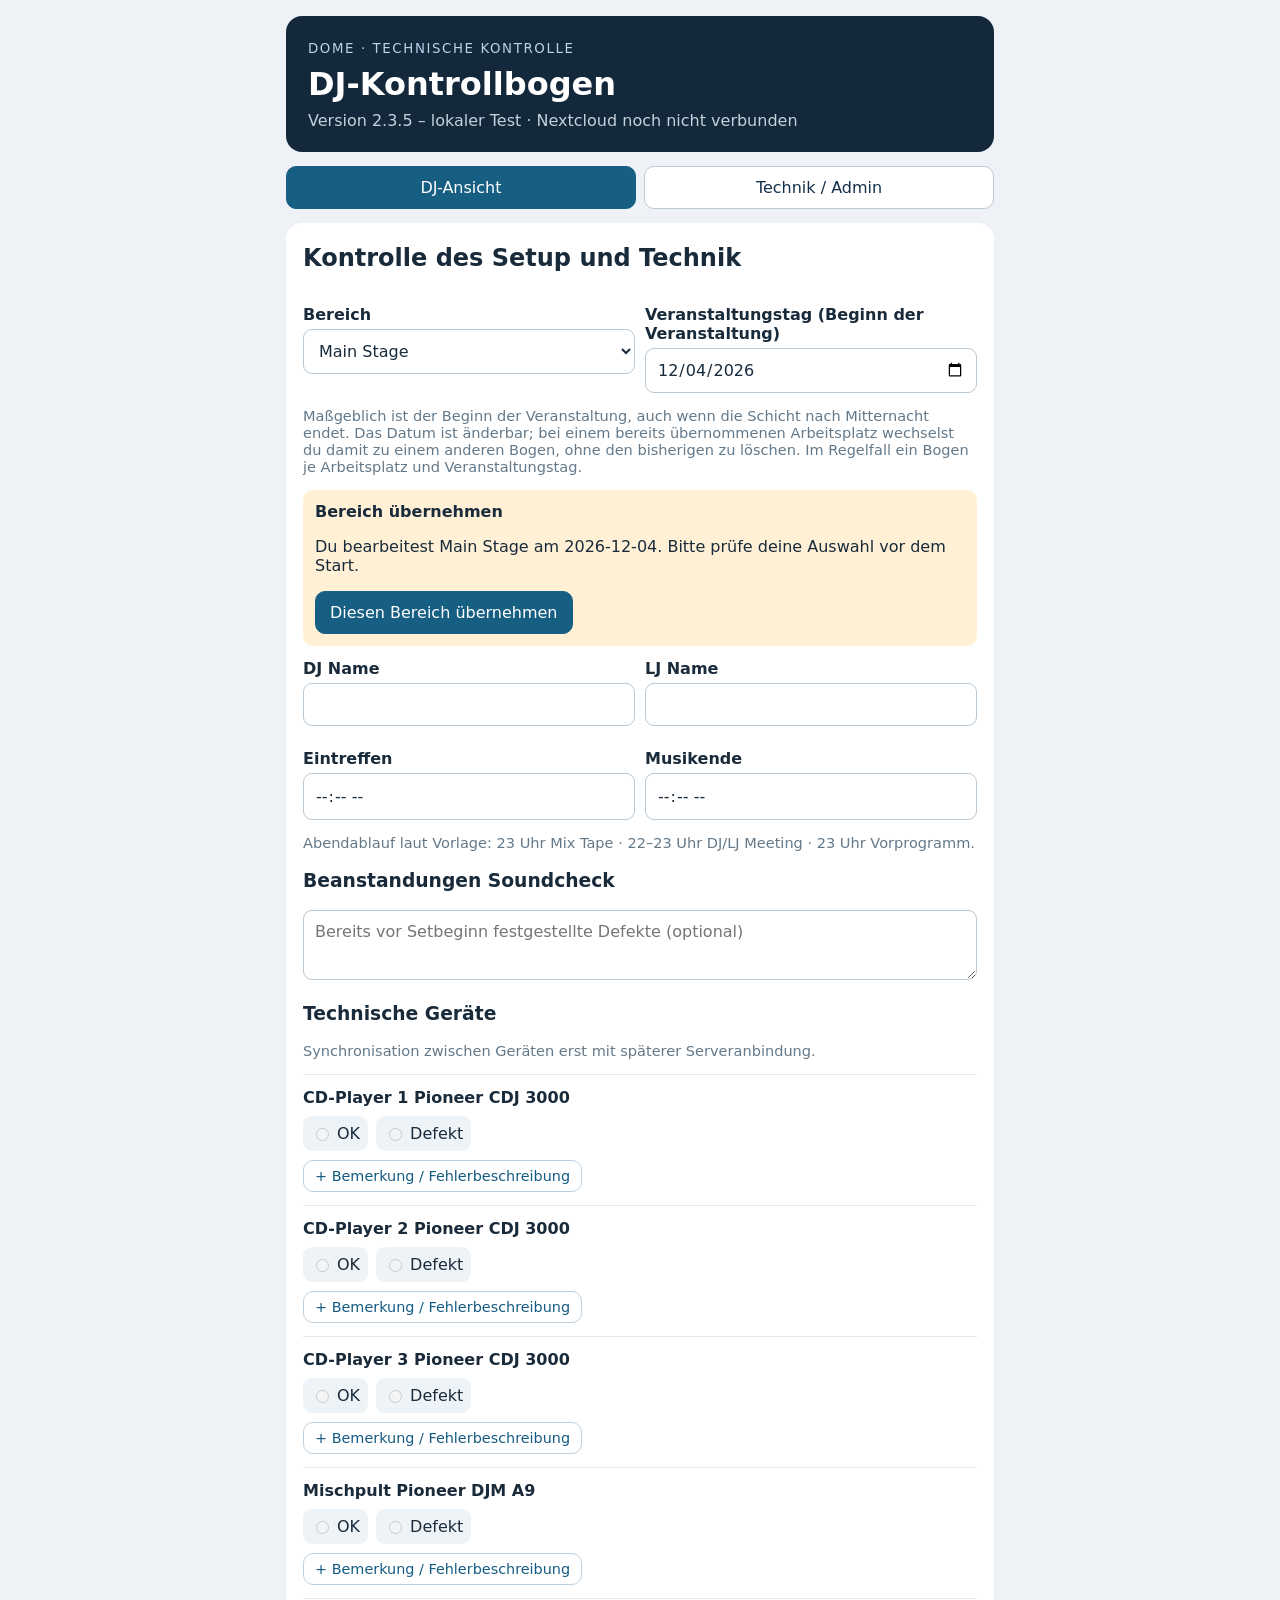
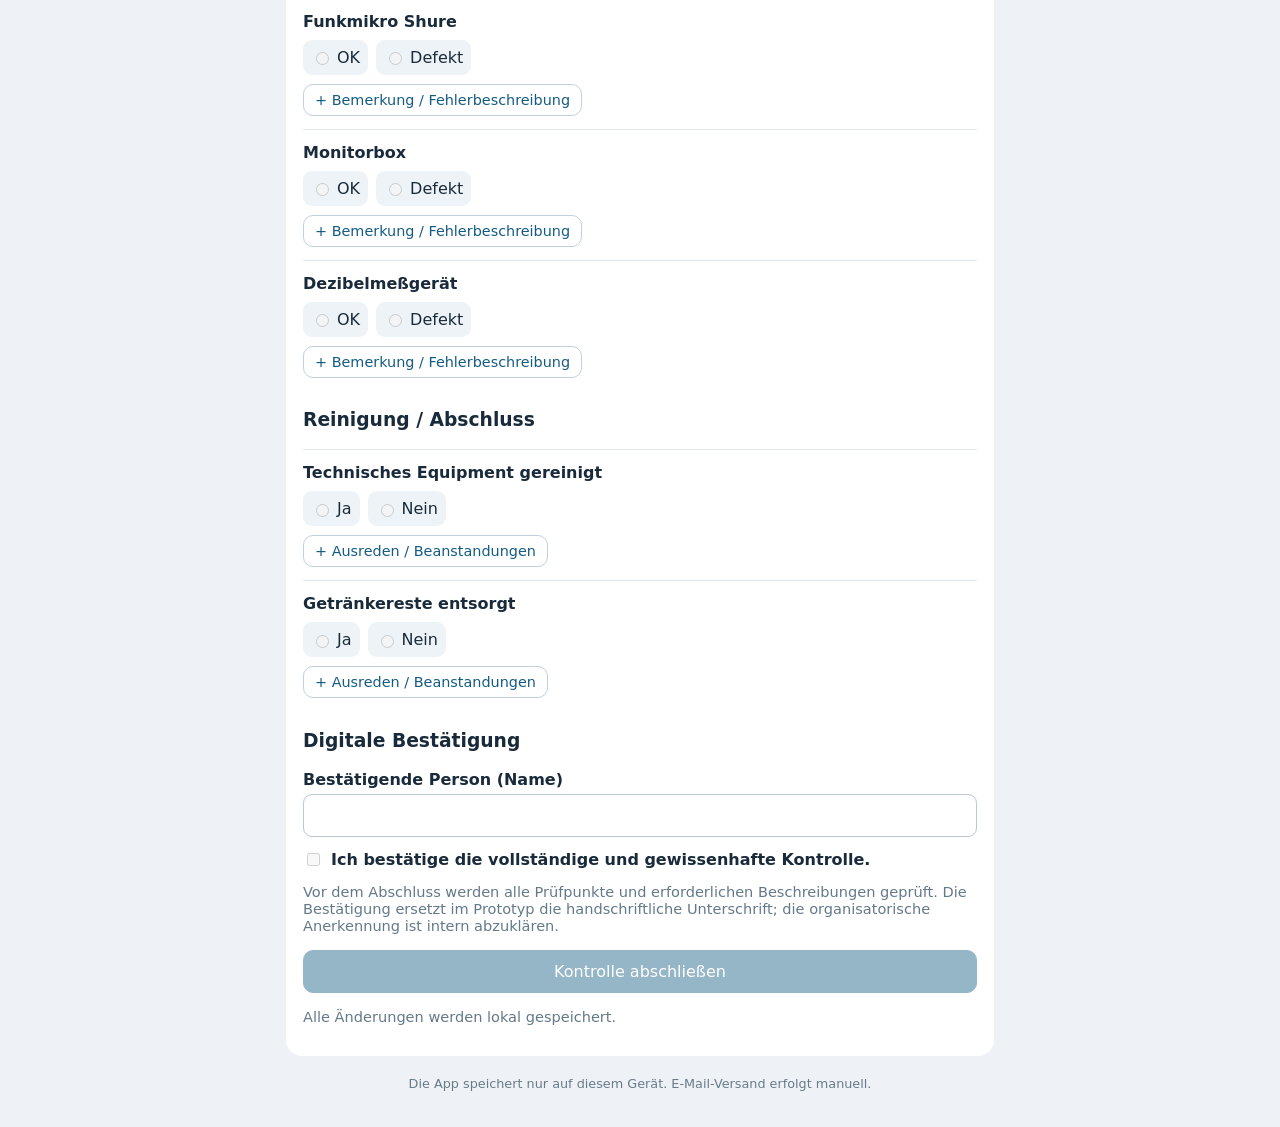
<file: index.html>
<!doctype html><html lang="de"><head><meta charset="utf-8"><meta name="viewport" content="width=device-width,initial-scale=1"><meta name="theme-color" content="#13283b"><link rel="manifest" href="manifest.webmanifest"><link rel="stylesheet" href="style.css"><title>Dome · DJ-Kontrolle</title></head><body><main><header><small>DOME · TECHNISCHE KONTROLLE</small><h1>DJ-Kontrollbogen</h1><p>Version 2.3.5 – lokaler Test · Nextcloud noch nicht verbunden</p></header><div class="mode-switch"><button id="modeDj" class="active">DJ-Ansicht</button><button id="modeTech">Technik / Admin</button></div><nav><button data-tab="check" class="active">Kontrolle</button><button data-tab="archive">Archiv</button><button data-tab="settings">Einstellungen</button><button data-tab="admin">Admin (Test)</button></nav><section id="check"></section><section id="archive" hidden></section><section id="settings" hidden></section><section id="admin" hidden></section><footer>Die App speichert nur auf diesem Gerät. E-Mail-Versand erfolgt manuell.</footer></main><script src="app.js" defer></script></body></html>
</file>
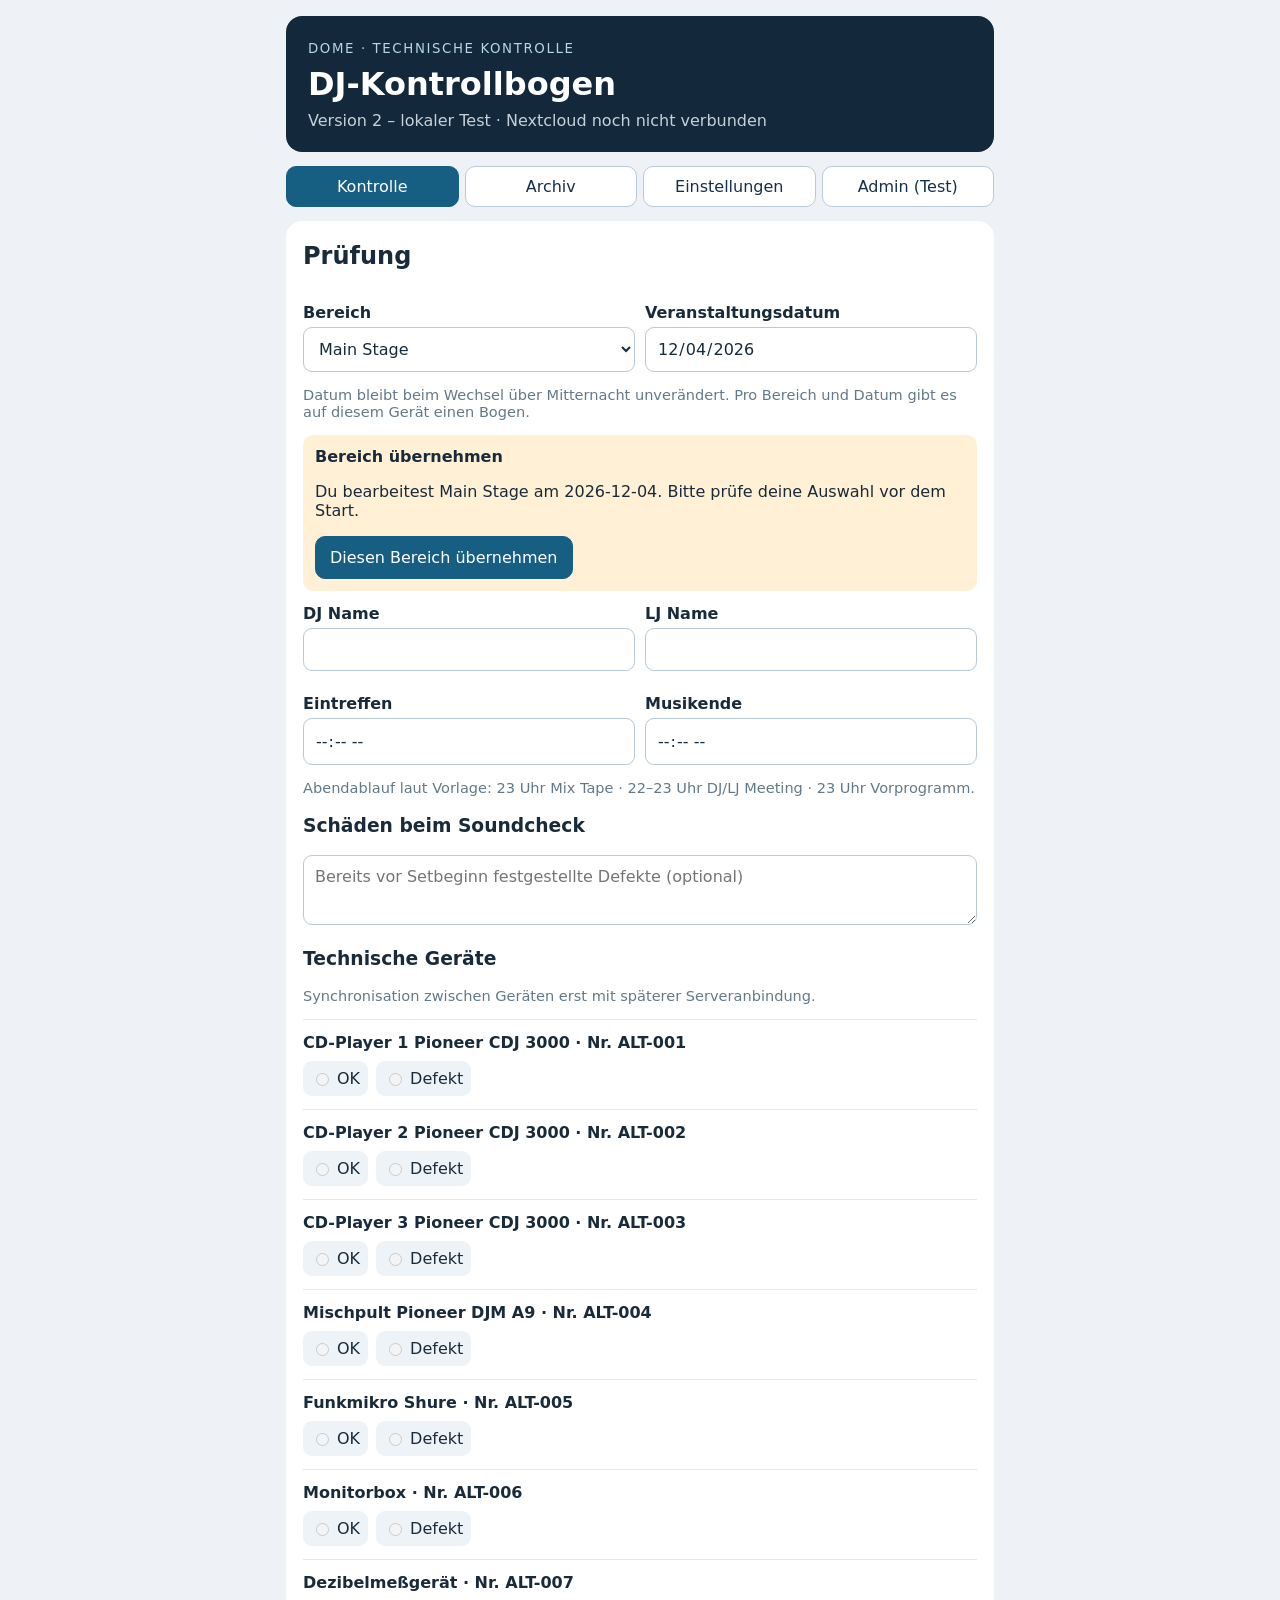
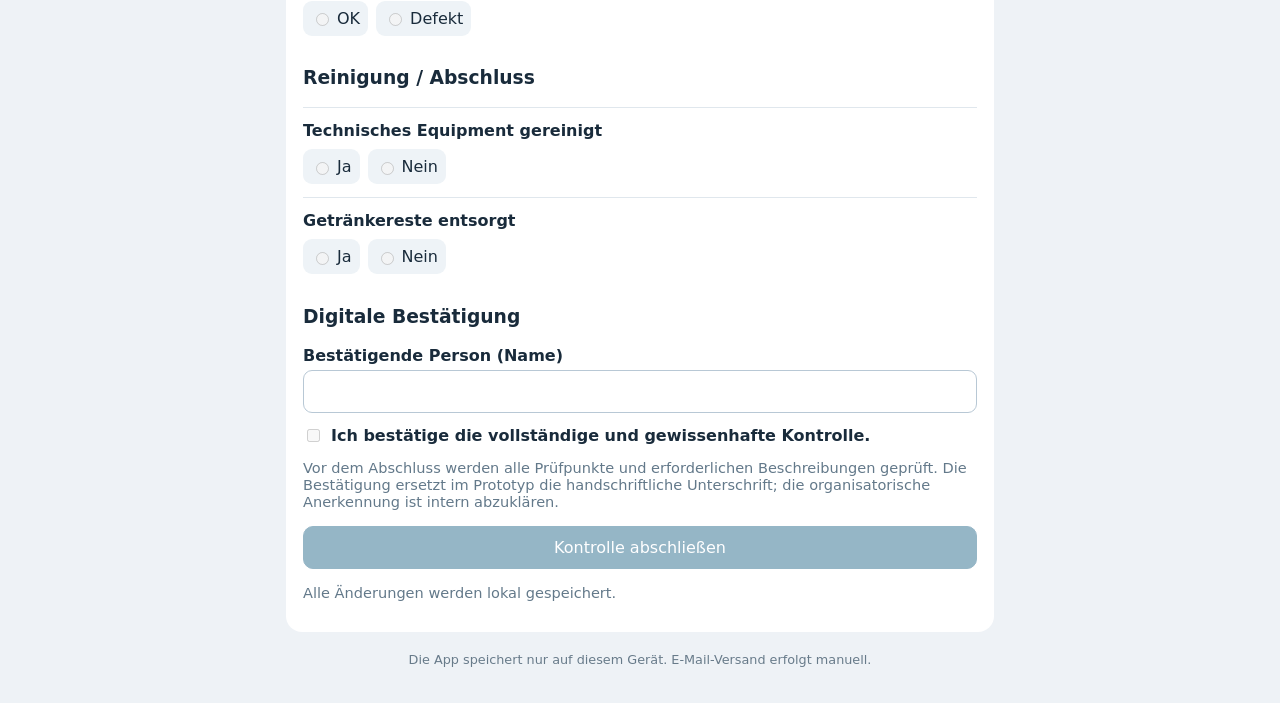
<file: dome-pruefapp2/index.html>
<!doctype html><html lang="de"><head><meta charset="utf-8"><meta name="viewport" content="width=device-width,initial-scale=1"><meta name="theme-color" content="#13283b"><link rel="manifest" href="manifest.webmanifest"><link rel="stylesheet" href="style.css"><title>Dome · DJ-Kontrolle</title></head><body><main><header><small>DOME · TECHNISCHE KONTROLLE</small><h1>DJ-Kontrollbogen</h1><p>Version 2 – lokaler Test · Nextcloud noch nicht verbunden</p></header><nav><button data-tab="check" class="active">Kontrolle</button><button data-tab="archive">Archiv</button><button data-tab="settings">Einstellungen</button><button data-tab="admin">Admin (Test)</button></nav><section id="check"></section><section id="archive" hidden></section><section id="settings" hidden></section><section id="admin" hidden></section><footer>Die App speichert nur auf diesem Gerät. E-Mail-Versand erfolgt manuell.</footer></main><script src="app.js" defer></script></body></html>
</file>
<file: style.css>
:root{font-family:system-ui,-apple-system,Segoe UI,sans-serif;color:#192b3b;background:#eef2f6}*{box-sizing:border-box}body{margin:0}main{max-width:740px;margin:auto;padding:16px}header{background:#13283b;color:white;padding:22px;border-radius:16px}header small{letter-spacing:.12em;color:#b6d5ea}h1{margin:8px 0}header p{color:#c5d1da;margin:0}nav{display:flex;gap:6px;margin:14px 0}button{font:inherit;cursor:pointer;border:1px solid #b9c9d5;background:white;color:#15304a;border-radius:10px;padding:11px 14px}nav button{flex:1;padding:10px 5px}button.active,button.primary{background:#175e83;color:white;border-color:#175e83}button:disabled{opacity:.45;cursor:not-allowed}section{background:white;border-radius:16px;padding:17px;margin-bottom:12px}label{display:block;font-weight:600;margin:13px 0 5px}input,select,textarea{width:100%;padding:11px;border:1px solid #b8c8d5;border-radius:9px;font:inherit;background:white;color:#172b3d}textarea{min-height:70px;resize:vertical}.grid{display:grid;grid-template-columns:1fr 1fr;gap:10px}.device{border-top:1px solid #e0e7ed;padding:13px 0}.device strong{display:block;margin-bottom:9px}.choices{display:flex;gap:8px;flex-wrap:wrap}.choices label{font-weight:400;margin:0;display:flex;align-items:center;gap:5px;background:#eef3f7;border-radius:9px;padding:8px}.choices input{width:auto}.muted{color:#63798a;font-size:.91rem}.warn{background:#fff0d6;padding:12px;border-radius:10px}.success{background:#e6f5ea;padding:12px;border-radius:10px}.actions{display:flex;gap:8px;flex-wrap:wrap;margin-top:16px}.actions button{flex:1}.item{border-bottom:1px solid #e0e7ed;padding:12px 0}.item:last-child{border:0}footer{font-size:.8rem;color:#687b8a;text-align:center;margin:20px}h2{margin-top:4px}@media(max-width:430px){.grid{grid-template-columns:1fr}}
details{margin-top:20px;border:1px solid #d7e1e9;border-radius:12px;padding:12px}details summary{cursor:pointer;padding:5px 0}details[open] summary{border-bottom:1px solid #d7e1e9;padding-bottom:12px;margin-bottom:12px}
.note-toggle{margin-top:9px;background:transparent;color:#145b83;border:1px solid #bfd1df;padding:7px 11px;font-size:.9rem}.note-wrap{margin-top:9px}.saved-note{white-space:pre-wrap;background:#f0f5f8;padding:9px;border-radius:7px} [hidden]{display:none!important}

.archive-issue{white-space:pre-wrap;overflow-wrap:anywhere;border-left:4px solid #c47b23;background:#fff3df;padding:10px;border-radius:4px}.item button{margin-top:5px}
.mode-switch{display:flex;gap:8px;margin:14px 0}.mode-switch button{flex:1}.archive-entry{margin-top:8px;padding:0;border:1px solid #d7e1e9;border-radius:10px}.archive-entry summary{padding:13px 10px;font-weight:650;overflow-wrap:anywhere}.archive-entry[open] summary{margin:0;padding:13px 10px}.archive-content{padding:10px}.archive-content h4{margin:18px 0 8px}.archive-device{padding:10px 0;border-bottom:1px solid #e1e7ed;overflow-wrap:anywhere}.archive-device span{float:right;color:#536b7e}.archive-device .archive-issue{clear:both}.archive-content p{overflow-wrap:anywhere}main{max-width:740px}
</file>
<file: dome-pruefapp2/style.css>
:root{font-family:system-ui,-apple-system,Segoe UI,sans-serif;color:#192b3b;background:#eef2f6}*{box-sizing:border-box}body{margin:0}main{max-width:740px;margin:auto;padding:16px}header{background:#13283b;color:white;padding:22px;border-radius:16px}header small{letter-spacing:.12em;color:#b6d5ea}h1{margin:8px 0}header p{color:#c5d1da;margin:0}nav{display:flex;gap:6px;margin:14px 0}button{font:inherit;cursor:pointer;border:1px solid #b9c9d5;background:white;color:#15304a;border-radius:10px;padding:11px 14px}nav button{flex:1;padding:10px 5px}button.active,button.primary{background:#175e83;color:white;border-color:#175e83}button:disabled{opacity:.45;cursor:not-allowed}section{background:white;border-radius:16px;padding:17px;margin-bottom:12px}label{display:block;font-weight:600;margin:13px 0 5px}input,select,textarea{width:100%;padding:11px;border:1px solid #b8c8d5;border-radius:9px;font:inherit;background:white;color:#172b3d}textarea{min-height:70px;resize:vertical}.grid{display:grid;grid-template-columns:1fr 1fr;gap:10px}.device{border-top:1px solid #e0e7ed;padding:13px 0}.device strong{display:block;margin-bottom:9px}.choices{display:flex;gap:8px;flex-wrap:wrap}.choices label{font-weight:400;margin:0;display:flex;align-items:center;gap:5px;background:#eef3f7;border-radius:9px;padding:8px}.choices input{width:auto}.muted{color:#63798a;font-size:.91rem}.warn{background:#fff0d6;padding:12px;border-radius:10px}.success{background:#e6f5ea;padding:12px;border-radius:10px}.actions{display:flex;gap:8px;flex-wrap:wrap;margin-top:16px}.actions button{flex:1}.item{border-bottom:1px solid #e0e7ed;padding:12px 0}.item:last-child{border:0}footer{font-size:.8rem;color:#687b8a;text-align:center;margin:20px}h2{margin-top:4px}@media(max-width:430px){.grid{grid-template-columns:1fr}}
</file>
